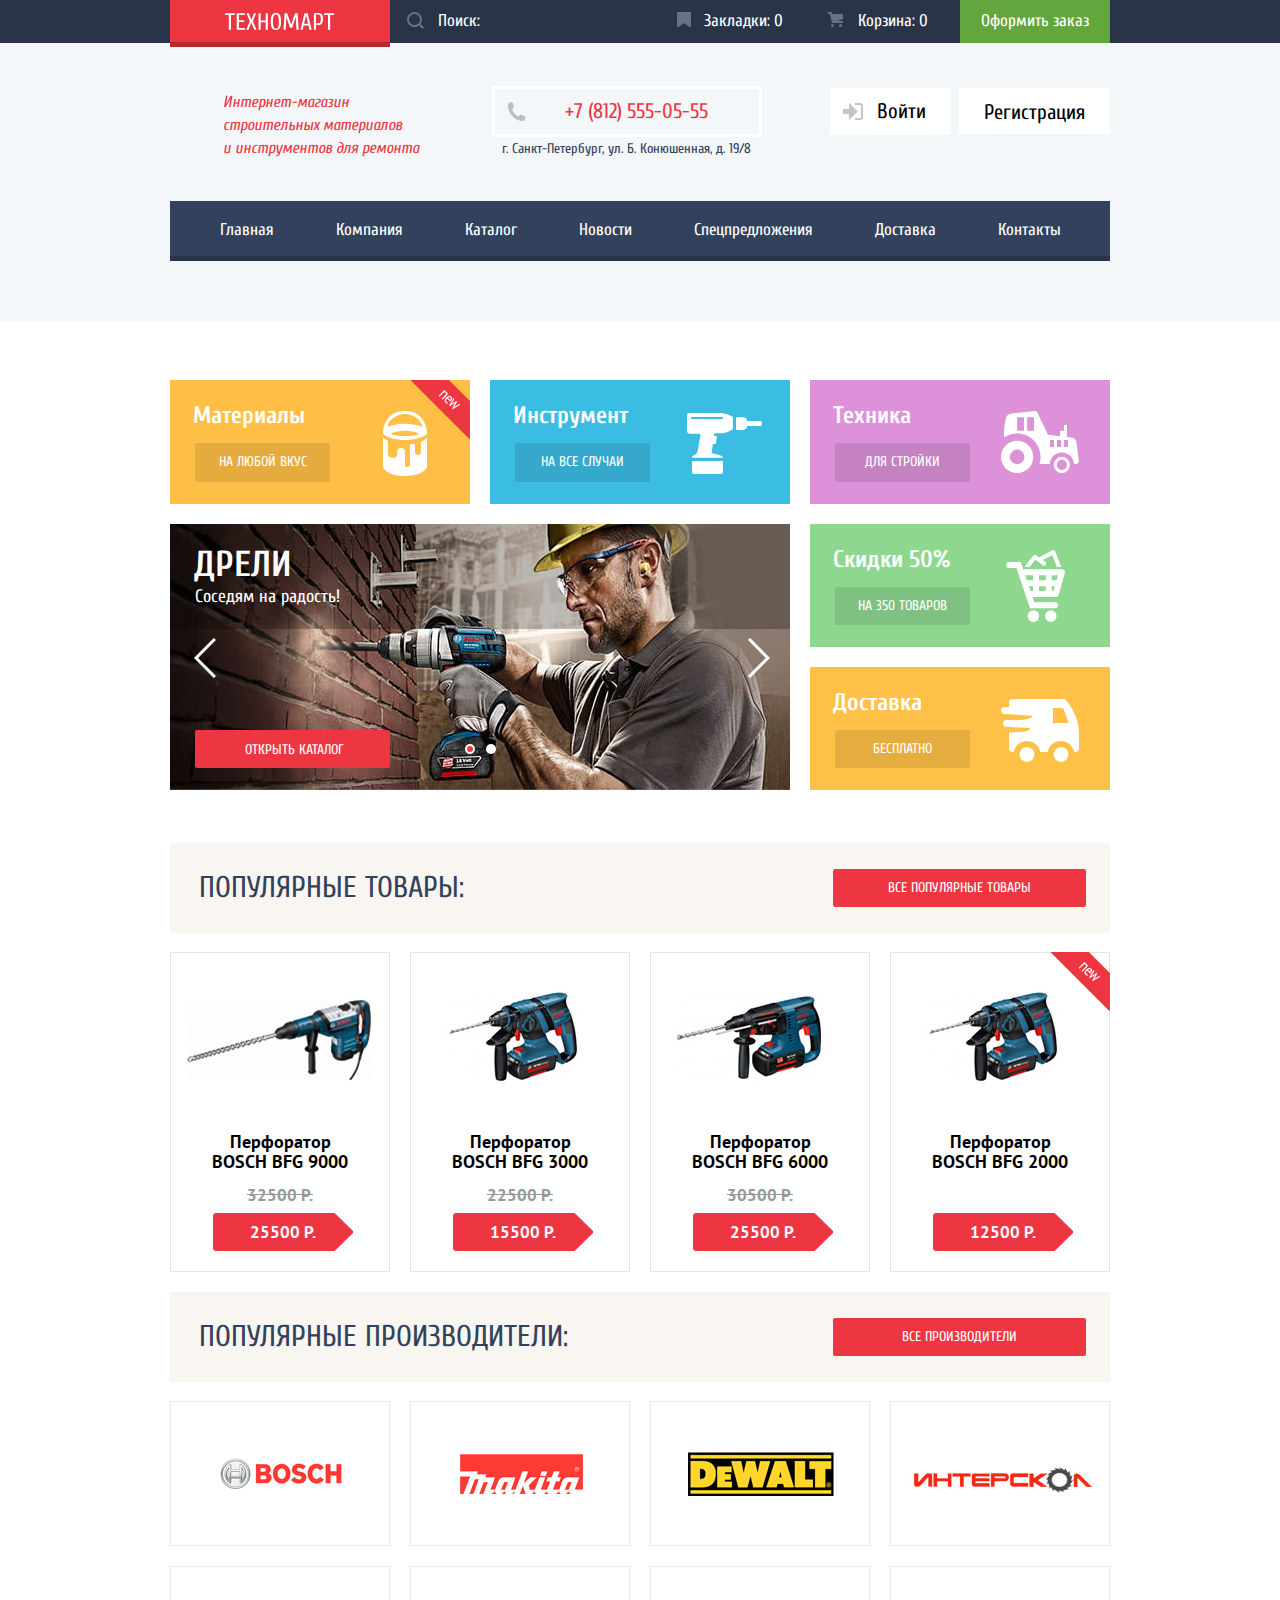
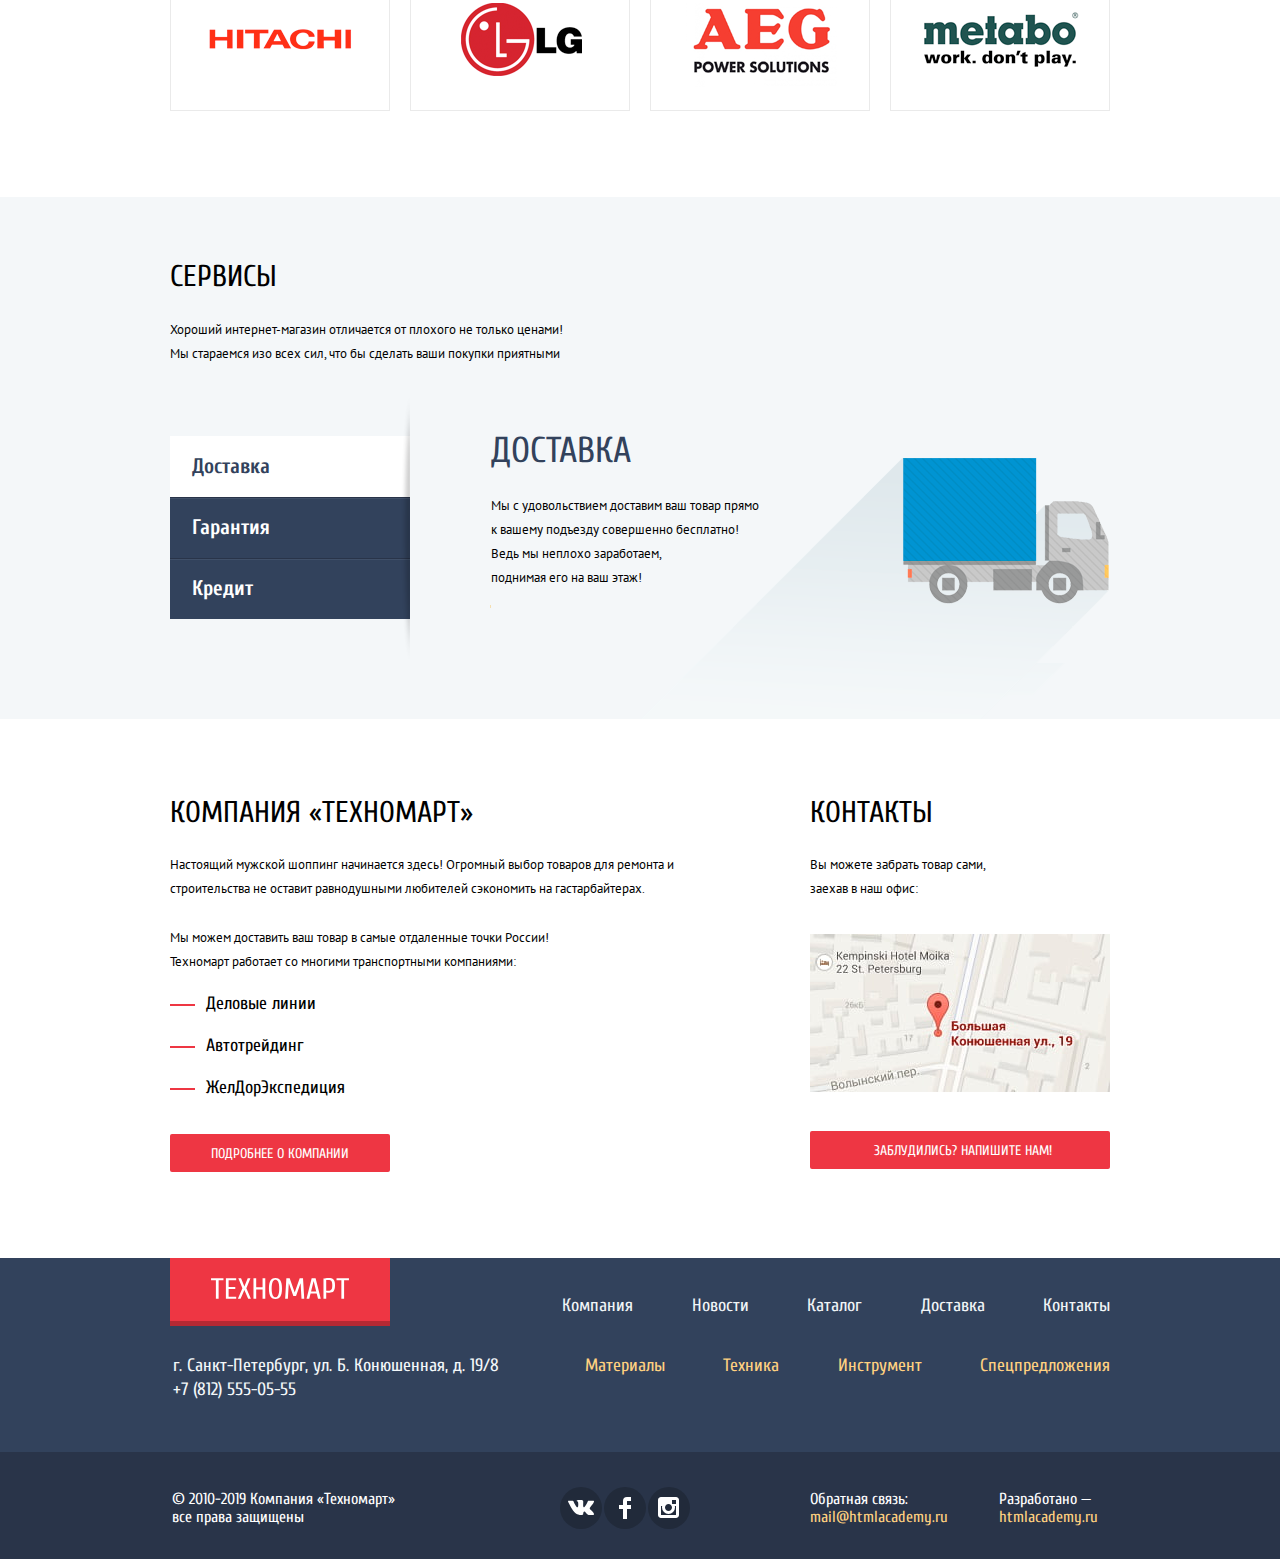
<file: index.html>
<!DOCTYPE html>
<html lang="ru">

<head>
  <meta charset="utf-8">
  <title>HTML Academy: Техномарт</title>
  <link href="https://fonts.googleapis.com/css?family=Cuprum:400,400i,700&display=swap&subset=cyrillic"
    rel="stylesheet">
  <link href="https://fonts.googleapis.com/css?family=PT+Sans:400,700&display=swap&subset=cyrillic" rel="stylesheet">
  <link href="css/normalize.css" rel="stylesheet">
  <link href="css/style.min.css" rel="stylesheet">
</head>

<body>
  <header class="main-header index-header">
    <div class="top-menu">
      <div class="container">
        <a href="index.html" class="logo-bg">
          <img class="top-logo" src="img/logo-technomart.svg" width="109" height="19" alt="Логотип Техномарт">
        </a>
        <form class="header-form" action="https://echo.htmlacademy.ru" method="post">
          <label class="visually-hidden" for="search">Поиск:</label>
          <input class="search" type="search" name="search" id="search" placeholder="Поиск:">
          <svg class="header-svg" xmlns="http://www.w3.org/2000/svg" width="17" height="17" viewBox="0 0 17 17">
            <path fill="#ffffff"
              d="M17 15.586l-3.542-3.542A7.465 7.465 0 0 0 15 7.5 7.5 7.5 0 1 0 7.5 15c1.71 0 3.282-.579 4.544-1.542L15.586 17 17 15.586zM2 7.5C2 4.467 4.467 2 7.5 2 10.532 2 13 4.467 13 7.5c0 3.032-2.468 5.5-5.5 5.5A5.506 5.506 0 0 1 2 7.5z" />
          </svg>
          <button type="submit" class="search-button visually-hidden">Найти</button>
        </form>
        <a class="header-link bookmark" href="#">Закладки: 0</a>
        <a class="header-link basket" href="#">Корзина: 0</a>
        <a href="#" class="top-menu__green">Оформить заказ</a>
      </div>
    </div>
    <div class="container">
      <div class="middle-menu">
        <div class="header-wrapper">
          <h1>Интернет-магазин строительных материалов <br>и инструментов для ремонта</h1>
        </div>
        <div class="middle-wrap">
          <p class="header-phone">+7 (812) 555-05-55</p>
          <p class="header-address">г. Санкт-Петербург, ул. Б. Конюшенная, д. 19/8</p>
        </div>
        <ul class="user-menu">
          <li><a class="user-link enter" href="#">
              <svg class="enter-svg" xmlns="http://www.w3.org/2000/svg" width="20" height="17" viewBox="0 0 20 17">
                <path fill="#c5c5c5" d="M14.875 8.5L6 0v6H0v5h6v6z" />
                <path fill="#c5c5c5"
                  d="M16.986 15.01h-5.027V17h5.027c2.178 0 3.004-1.81 3.029-3.026V3.028C19.99 1.811 19.164 0 16.986 0h-5.027v1.99h5.027c.839 0 .992.681 1.01 1.057v10.904c-.017.376-.171 1.059-1.01 1.059z" />
              </svg>
              Войти
            </a></li>
          <li><a class="user-link registration" href="#">Регистрация</a></li>
        </ul>

      </div>
      <nav class="main-nav">
        <ul class="nav-list">
          <li class="nav-item first"><a class="nav-item__link">Главная</a></li>
          <li class="nav-item"><a class="nav-item__link" href="#">Компания</a></li>
          <li class="nav-item"><a class="nav-item__link" href="catalog.html">Каталог</a></li>
          <li class="nav-item"><a class="nav-item__link" href="#">Новости</a></li>
          <li class="nav-item"><a class="nav-item__link" href="#">Спецпредложения</a></li>
          <li class="nav-item"><a class="nav-item__link" href="#">Доставка</a></li>
          <li class="nav-item last"><a class="nav-item__link" href="#">Контакты</a></li>
        </ul>
      </nav>
    </div>
  </header>

  <main>
    <section class="info container">
      <!-- Тут нужно будет делать плитки не списком, так как в одном контейнере и на одном уровне с ними будет слайдер, нужен многострочный флексбокс -->
      <h2 class="visually-hidden">Наши предложения:</h2>
      <div class="info-blocks">
        <div class="info-block__item item-materials">
          <h3>Материалы</h3>
          <a href="#">На любой вкус</a>
        </div>
        <div class="info-block__item item-tooling">
          <h3>Инструмент</h3>
          <a href="#">На все случаи</a>
        </div>
        <div class="info-block__item item-machine">
          <h3>Техника</h3>
          <a href="#">Для стройки</a>
        </div>
        <div class="slider-wrapper">
          <div class="info-slider">
            <input class="visually-hidden drill-input" type="radio" name="toggle" id="first-slide" checked>
            <label class="first-label" for="first-slide" aria-label="К первому слайду"></label>
            <input class="visually-hidden perf-input" type="radio" name="toggle" id="second-slide">
            <label class="second-label" for="second-slide" aria-label="Ко второму слайду"></label>
            <div class="slider-image slider-drill">
              <h4 class="slider-heading">Дрели</h4>
              <p class="slider-desc">Соседям на радость!</p>
            </div>
            <div class="slider-image slider-perf">
              <h4 class="slider-heading">Перфораторы</h4>
              <p class="slider-desc">Настоящие мужские игрушки</p>
            </div>
            <a class="button slider-button" href="catalog.html">Открыть каталог</a>
          </div>
          <div class="item-wrapper">
            <div class="info-block__item item-sale">
              <h3>Скидки 50%</h3>
              <a href="#">На 350 товаров</a>
            </div>
            <div class="info-block__item item-delivery">
              <h3>Доставка</h3>
              <a href="#">Бесплатно</a>
            </div>
          </div>
        </div>
      </div>
    </section>
    <section class="goods container">
      <div class="heading-line">
        <h2>Популярные товары:</h2>
        <a class="button" href="#">Все популярные товары</a>
      </div>
      <div class="goods-cards">
        <ul class="perforators-list goods-list">
          <li>
            <div class="actions">
              <a href="#" class="actions-buy">Купить</a>
              <a href="#" class="actions-bookmark">В закладки</a>
            </div>
            <article class="perforators-article">
              <img src="img/bfg-9000.jpg" width="218" height="170" alt="Bosch BFG 9000">
              <h3>Перфоратор BOSCH BFG 9000</h3>
              <p class="price-before">32500 P.</p>
              <p class="real-price">25500 Р.</p>
            </article>
          </li>
          <li>
            <div class="actions">
              <a href="#" class="actions-buy">Купить</a>
              <a href="#" class="actions-bookmark">В закладки</a>
            </div>
            <article class="perforators-article">
              <img src="img/bfg-3000.jpg" width="218" height="170" alt="Bosch BFG 3000">
              <h3>Перфоратор BOSCH BFG 3000</h3>
              <p class="price-before">22500 P.</p>
              <p class="real-price">15500 Р.</p>
            </article>
          </li>
          <li>
            <div class="actions">
              <a href="#" class="actions-buy">Купить</a>
              <a href="#" class="actions-bookmark">В закладки</a>
            </div>
            <article class="perforators-article">
              <img src="img/bfg-6000.jpg" width="218" height="170" alt="Bosch BFG 6000">
              <h3>Перфоратор BOSCH BFG 6000</h3>
              <p class="price-before">30500 P.</p>
              <p class="real-price">25500 Р.</p>
            </article>
          </li>
          <li class="new">
            <div class="actions">
              <a href="#" class="actions-buy">Купить</a>
              <a href="#" class="actions-bookmark">В закладки</a>
            </div>
            <article class="perforators-article">
              <img src="img/bfg-3000.jpg" width="218" height="170" alt="Bosch BFG 2000">
              <h3>Перфоратор BOSCH BFG 2000</h3>
              <p class="real-price without-sale">12500 Р.</p>
            </article>
          </li>
        </ul>
      </div>
    </section>
    <section class="brands container">
      <div class="heading-line">
        <h2>Популярные производители:</h2>
        <a class="button" href="#">Все производители</a>
      </div>
      <div class="brands-cards">
        <ul class="brands-list">
          <li class="brands-item">
            <a class="brands-item__link" href="#">
              <img src="img/bosch.png" width="126" height="37" alt="Фирма Bosch">
            </a>
          </li>
          <li class="brands-item">
            <a class="brands-item__link" href="#">
              <img src="img/makita.png" width="123" height="40" alt="Фирма Makita">
            </a>
          </li>
          <li class="brands-item">
            <a class="brands-item__link" href="#">
              <img src="img/dewalt.png" width="146" height="44" alt="Фирма Dewalt">
            </a>
          </li>
          <li class="brands-item">
            <a class="brands-item__link" href="#">
              <img src="img/interskol.png" width="200" height="88" alt="Фирма Интерскол">
            </a>
          </li>
          <li class="brands-item item-hitachi">
            <a class="brands-item__link" href="#">
              <img src="img/hitachi.png" width="169" height="31" alt="Фирма Hitachi">
            </a>
          </li>
          <li class="brands-item">
            <a class="brands-item__link" href="#">
              <img src="img/lg.png" width="121" height="73" alt="Фирма LG">
            </a>
          </li>
          <li class="brands-item">
            <a class="brands-item__link" href="#">
              <img src="img/aeg.png" width="151" height="96" alt="Фирма AEG">
            </a>
          </li>
          <li class="brands-item">
            <a class="brands-item__link" href="#">
              <img src="img/metabo.png" width="204" height="69" alt="Фирма Metabo">
            </a>
          </li>
        </ul>
      </div>
    </section>
    <section class="offer">
      <div class="container">
        <h2>Сервисы</h2>
        <p class="offer-desc">Хороший интернет-магазин отличается от плохого не только ценами! Мы стараемся изо всех
          сил, что бы сделать
          ваши
          покупки приятными</p>
        <div class="offer-wrapper">
          <div class="offer-list">
            <input class="visually-hidden delivery-input" type="radio" name="slide" id="delivery-input" checked>
            <label class="offer-item delivery-label" for="delivery-input">Доставка</label>
            <input class="visually-hidden warranty-input" type="radio" name="slide" id="warranty-input">
            <label class="offer-item warranty-label" for="warranty-input">Гарантия</label>
            <input class="visually-hidden credit-input" type="radio" name="slide" id="credit-input">
            <label class="offer-item credit-label" for="credit-input">Кредит</label>
            <div class="offer-slide offer-delivery">
              <h3>Доставка</h3>
              <p class="offer-desc delivery-desc">Мы с удовольствием доставим ваш товар прямо к вашему подъезду
                совершенно
                бесплатно! Ведь мы неплохо
                заработаем,<br>
                поднимая его на ваш этаж!</p>
            </div>
            <div class="offer-slide offer-warranty">
              <h3>Гарантия</h3>
              <p class="offer-desc warranty-desc">Если купленный у нас товар поломается или заискрит,<br> а так же в
                случае
                пожара, спровоцированного его
                возгоранием, вы всегда можете быть уверены в нашей гарантии. Мы обменяем сгоревший товар на
                новый.<br>Дом
                уж
                восстановите как-нибудь сами.</p>
            </div>
            <div class="offer-slide offer-credit">
              <h3>Кредит</h3>
              <p class="offer-desc credit-desc">Залезть в долговую яму стало проще! Кредитные консультанты придут вам на
                помощь.</p>
              <p><a href="#" class="credit-button button">Отправить заявку</a></p>
            </div>
          </div>
        </div>
      </div>
    </section>
    <div class="about-us container">
      <section class="company">
        <h2>Компания «ТЕХНОМАРТ»</h2>
        <p class="desc company-desc-first">Настоящий мужской шоппинг начинается здесь! Огромный выбор товаров для
          ремонта и строительства не оставит равнодушными любителей сэкономить на гастарбайтерах.</p>
        <p class="desc company-desc-second">Мы можем доставить ваш товар в самые отдаленные точки России! Техномарт
          работает со многими
          транспортными
          компаниями:</p>
        <ul class="company-list">
          <li>Деловые линии</li>
          <li>Автотрейдинг</li>
          <li>ЖелДорЭкспедиция</li>
        </ul>
        <a class="button company-button" href="#">Подробнее о компании</a>
      </section>
      <section class="contacts">
        <h2>Контакты</h2>
        <p class="desc contacts-desc">Вы можете забрать товар сами, заехав в наш офис:</p>
        <a class="contacts-link" href="img/big-map.jpg">
          <img src="img/map.jpg" width="300" height="158" alt="Адрес офиса: Большая Конюшенная улица, дом 19">
        </a>
        <a class="button contacts-button" href="mail.html">Заблудились? Напишите нам!</a>
      </section>
    </div>
  </main>

  <footer class="main-footer">
    <div class="footer-half-top">
      <div class="footer-top-line container">
        <a href="index.html" class="logo-bg-bottom">
          <img class="bottom-logo" src="img/logo-technomart.svg" width="138" height="23" alt="Логотип Техномарт">
        </a>
        <ul class="footer-top-menu">
          <li><a href="#">Компания</a></li>
          <li><a href="#">Новости</a></li>
          <li><a href="catalog.html">Каталог</a></li>
          <li><a href="#">Доставка</a></li>
          <li><a href="#">Контакты</a></li>
        </ul>
      </div>
      <div class="footer-middle-line container">
        <address>г. Санкт-Петербург, ул. Б. Конюшенная, д. 19/8 <br>+7 (812) 555-05-55</address>
        <ul class="footer-bottom-menu">
          <li><a href="#">Материалы</a></li>
          <li><a href="#">Техника</a></li>
          <li><a href="#">Инструмент</a></li>
          <li><a href="#">Спецпредложения</a></li>
        </ul>
      </div>
    </div>
    <div class="footer-half-bottom">
      <div class="container">
        <p class="copyright">&copy; 2010-2019 Компания &laquo;Техномарт&raquo; все права защищены</p>
        <ul class="social-list">
          <li class="social-item"><a class="social-vk" href="#"><span class="visually-hidden">ВКонтакте</span></a></li>
          <li class="social-item"><a class="social-fb" href="#"><span class="visually-hidden">Фейсбук</span></a></li>
          <li class="social-item"><a class="social-inst" href="#"><span class="visually-hidden">Инстаграм</span></a>
          </li>
        </ul>
        <div class="feedback-wrapper">
          <p class="feedback">Обратная связь: <a class="color-link" href="#">mail@htmlacademy.ru</a>
          </p>
          <p class="developed">Разработано &mdash; <a class="color-link"
              href="https://htmlacademy.ru/intensive/htmlcss">htmlacademy.ru</a>
          </p>
        </div>
      </div>
    </div>
  </footer>
  <section class="modal-map">
    <h2 class="visually-hidden">Наш адрес</h2>
    <iframe class="map-position position-top" src="https://www.google.com/maps/embed?pb=!1m18!1m12!1m3!1d1998.588415507766!2d30.321516888588455!3d59.938971534638206!2m3!1f0!2f0!3f0!3m2!1i1024!2i768!4f13.1!3m3!1m2!1s0x4696310fca5ba729%3A0xea9c53d4493c879f!2z0JHQvtC70YzRiNCw0Y8g0JrQvtC90Y7RiNC10L3QvdCw0Y8g0YPQuy4sIDE5LCDQodCw0L3QutGCLdCf0LXRgtC10YDQsdGD0YDQsywgMTkxMTg2!5e0!3m2!1sru!2sru!4v1560254233993!5m2!1sru!2sru" width="940" height="446" allowfullscreen></iframe>
    <img class="map-position" src="img/big-map.jpg" width="940" height="446" alt="Адрес офиса: Большая Конюшенная улица, дом 19">
    <button class="close-modal close-map" type="button"></button>
  </section>
  <section class="modal-mail">
    <h2 class="visually-hidden">Напишите нам</h2>
    <form class="mail-form" action="https://echo.htmlacademy.ru" method="post">
      <div class="mail-form-wrapper">
        <label for="modal-name">Ваше имя:
          <input type="text" name="user-name" id="modal-name" placeholder="Имя Фамилия">
        </label>
        <label for="modal-email">Ваш e-mail:
          <input type="email" name="user-email" id="modal-email" placeholder="email@example.com">
        </label>
        <label class="text-area-label" for="modal-text">Текст письма:
          <textarea name="user-comment" id="modal-text" placeholder="В свободной форме"></textarea>
        </label>
        <button class="close-modal mail-close" type="button"></button>
      </div>
      <div class="modal-bg">
        <button class="button mail-button" type="submit">Отправить</button>
      </div>
    </form>
  </section>  
    <script src="js/modal.min.js"></script>
</body>

</html>
</file>
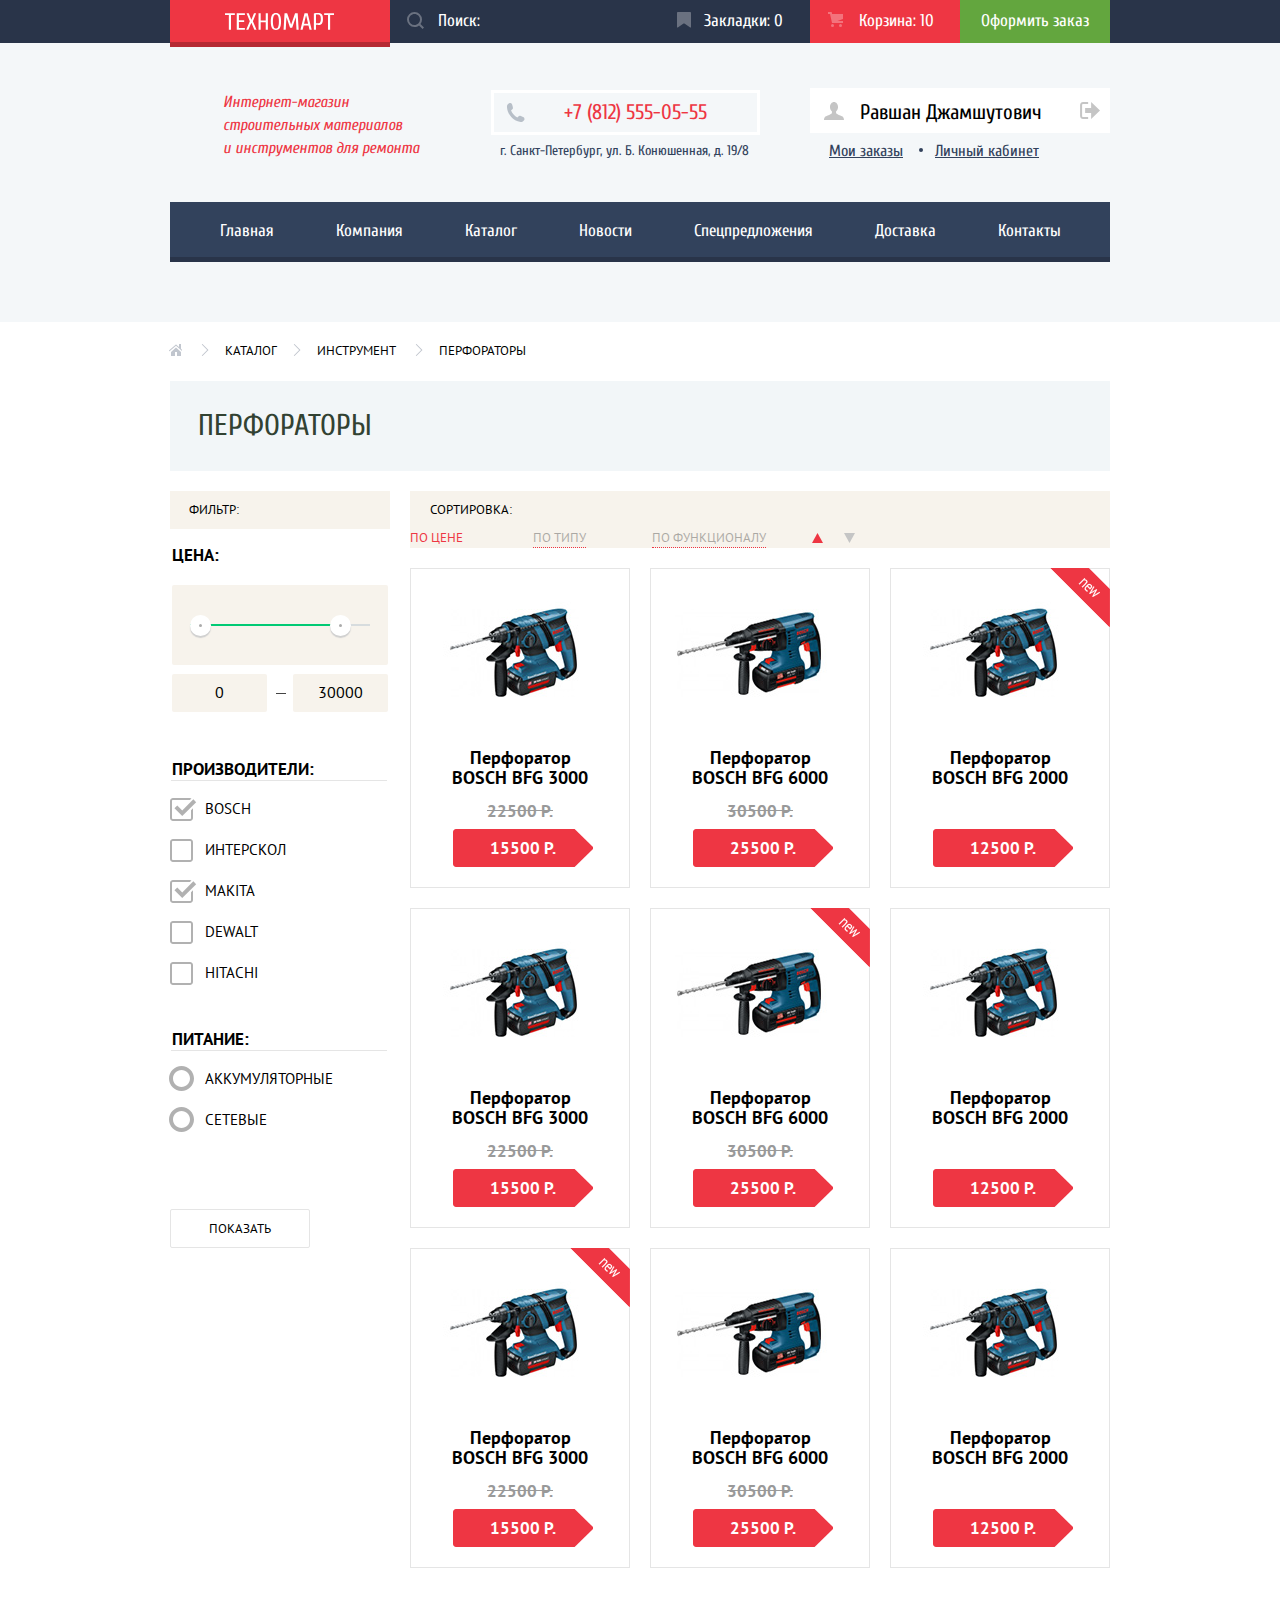
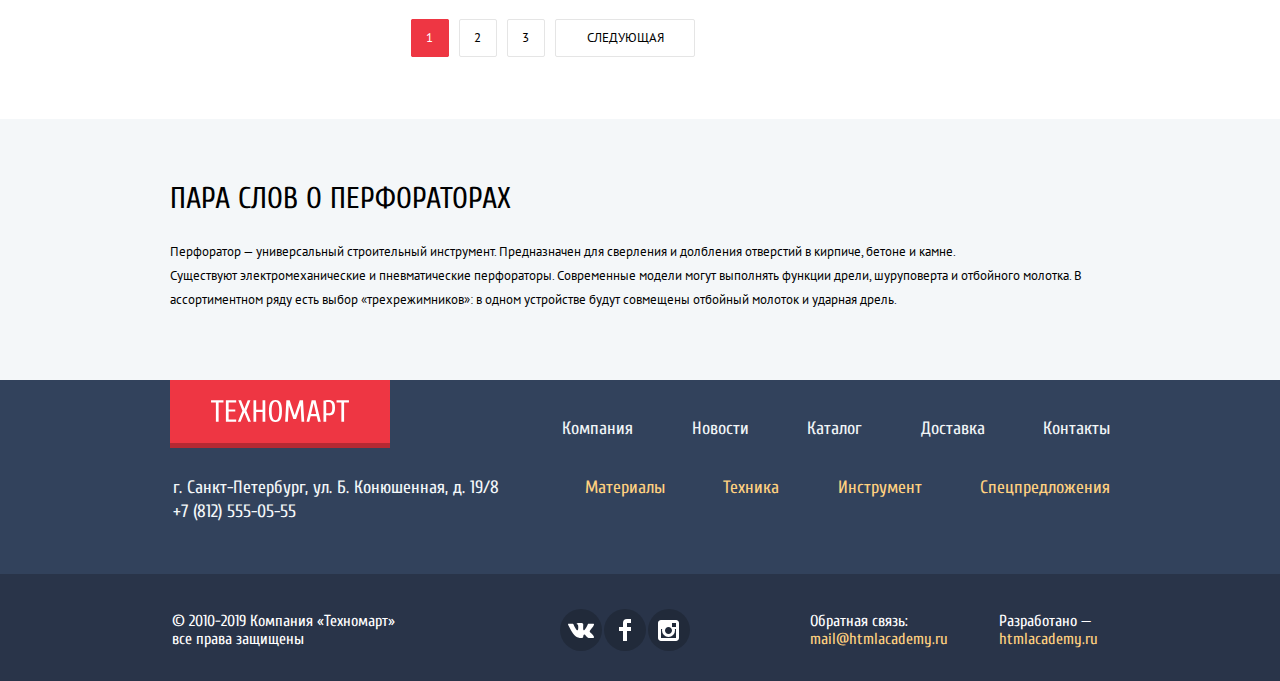
<file: catalog.html>
<!DOCTYPE html>
<html lang="ru">

<head>
  <meta charset="utf-8">
  <title>Каталог Техномарт</title>
  <link href="https://fonts.googleapis.com/css?family=Cuprum:400,400i,700&display=swap&subset=cyrillic"
    rel="stylesheet">
  <link href="https://fonts.googleapis.com/css?family=PT+Sans:400,700&display=swap&subset=cyrillic" rel="stylesheet">
  <link href="css/normalize.css" rel="stylesheet">
  <link href="css/style.min.css" rel="stylesheet">
</head>

<body>
  <header class="main-header">
    <div class="top-menu">
      <div class="container">
        <a href="index.html" class="logo-bg">
          <img class="top-logo" src="img/logo-technomart.svg" width="109" height="19" alt="Логотип Техномарт">
        </a>
        <form class="header-form" action="https://echo.htmlacademy.ru" method="post">
          <label class="visually-hidden" for="search">Поиск:</label>
          <input class="search" type="search" name="search" id="search" placeholder="Поиск:">
          <svg class="header-svg" xmlns="http://www.w3.org/2000/svg" width="17" height="17" viewBox="0 0 17 17">
            <path fill="#ffffff"
              d="M17 15.586l-3.542-3.542A7.465 7.465 0 0 0 15 7.5 7.5 7.5 0 1 0 7.5 15c1.71 0 3.282-.579 4.544-1.542L15.586 17 17 15.586zM2 7.5C2 4.467 4.467 2 7.5 2 10.532 2 13 4.467 13 7.5c0 3.032-2.468 5.5-5.5 5.5A5.506 5.506 0 0 1 2 7.5z" />
          </svg>
          <button type="submit" class="search-button visually-hidden">Найти</button>
        </form>
        <a class="header-link bookmark" href="#">Закладки: 0</a>
        <a class="top-menu__red header-link basket" href="#">Корзина: 10</a>
        <a class="top-menu__green" href="#">Оформить заказ</a>
      </div>
    </div>
    <div class="container">
      <div class="catalog-middle-menu">
        <div class="header-wrapper">
          <h1>Интернет-магазин строительных материалов <br>и инструментов для ремонта</h1>
        </div>
        <div class="catalog-middle-wrap">
          <p class="header-phone catalog-header-phone">+7 (812) 555-05-55</p>
          <p class="header-address catalog-header-address">г. Санкт-Петербург, ул. Б. Конюшенная, д. 19/8</p>
        </div>
        <div class="user-wrapper">
          <div class="current-user">
            <a href="#"><svg class="user-logo" xmlns="http://www.w3.org/2000/svg" width="20" height="18"
                viewBox="0 0 20 18">
                <path fill="#c5c5c5"
                  d="M17.881 14.166c-2.144-.735-4.256-1.666-5.207-2.39-.657-.501-.77-1.618-.517-2.415 1.118-.903 1.864-2.477 1.864-4.278C14.021 2.276 12.221 0 10 0S5.979 2.276 5.979 5.083c0 1.801.746 3.374 1.863 4.277.253.798.141 1.915-.517 2.416-.95.724-3.063 1.654-5.207 2.39S0 18 0 18h20s.025-3.099-2.119-3.834z" />
              </svg></a>
            <a class="user-name" href="#">Равшан Джамшутович</a>
            <a href="#"><svg class="user-logout" xmlns="http://www.w3.org/2000/svg" width="21" height="17"
                viewBox="0 0 21 17">
                <g fill="#c5c5c5">
                  <path d="M21 8.5L12.125 0v6h-6v5h6v6z" />
                  <path
                    d="M3.106 13.952V3.048c.018-.376.171-1.057 1.01-1.057h5.027V0H4.116C1.938 0 1.112 1.81 1.087 3.027v10.946C1.112 15.189 1.938 17 4.116 17h5.027v-1.99H4.116c-.839 0-.992-.683-1.01-1.058z" />
                </g>
              </svg></a>

          </div>
          <div class="wrapper-link">
            <a class="catalog-user-link orders-link" href="#">Мои заказы</a>
            <a class="catalog-user-link" href="#">Личный кабинет</a>
          </div>
        </div>
      </div>
      <nav class="main-nav">
        <ul class="nav-list">
          <li class="nav-item first"><a href="index.html" class="nav-item__link">Главная</a></li>
          <li class="nav-item"><a class="nav-item__link" href="#">Компания</a></li>
          <li class="nav-item"><a class="nav-item__link" href="catalog.html">Каталог</a></li>
          <li class="nav-item"><a class="nav-item__link" href="#">Новости</a></li>
          <li class="nav-item"><a class="nav-item__link" href="#">Спецпредложения</a></li>
          <li class="nav-item"><a class="nav-item__link" href="#">Доставка</a></li>
          <li class="nav-item last"><a class="nav-item__link" href="#">Контакты</a></li>
        </ul>
      </nav>
    </div>
  </header>
  <main class="catalog-main">
    <div class="container">
      <ul class="breadcrumbs">
        <li class="breadcrumbs-first-item">
          <a href="#">Каталог</a>
        </li>
        <li class="breadcrumbs-second-item">
          <a href="#">Инструмент</a>
        </li>
        <li class="breadcrumbs-third-item breadcrumbs-current">Перфораторы</li>
      </ul>
      <section class="perforators">
        <h2>Перфораторы</h2>
        <div class="perforators-wrapper">
          <section class="filters">
            <h3 class="filters-heading">Фильтр:</h3>
            <form class="filters-form" action="https://echo.htmlacademy.ru" method="get">
              <fieldset class="filter-item">
                <legend>Цена:</legend>
                <div class="range-filter">
                  <div class="range-controls">
                    <div class="scale">
                      <div class="bar"></div>
                    </div>
                    <div class="toggle toggle-min"></div>
                    <div class="toggle toggle-max"></div>
                  </div>
                  <div class="price-controls">
                    <input class="min-price" name="min-price" type="text" value="0">
                    <input class="max-price" name="max-price" type="text" value="30000">
                  </div>
                </div>
              </fieldset>
              <fieldset class="filters-fieldset">
                <legend class="filters-legend">Производители:</legend>
                <ul class="catalog-brands-list">
                  <li>
                    <input class="visually-hidden brands-input" type="checkbox" name="Bosch" id="bosch-input" checked>
                    <label class="brands-label" for="bosch-input">Bosch</label>
                  </li>
                  <li>
                    <input class="visually-hidden brands-input" type="checkbox" name="Интерскол" id="inter-input">
                    <label class="brands-label" for="inter-input">Интерскол</label>
                  </li>
                  <li>
                    <input class="visually-hidden brands-input" type="checkbox" name="Makita" id="makita-input" checked>
                    <label class="brands-label" for="makita-input">Makita</label>
                  </li>
                  <li>
                    <input class="visually-hidden brands-input" type="checkbox" name="Dewalt" id="dewalt-input">
                    <label class="brands-label" for="dewalt-input">Dewalt</label>
                  </li>
                  <li>
                    <input class="visually-hidden brands-input" type="checkbox" name="Hitachi" id="hitachi-input"
                    >
                    <label class="brands-label" for="hitachi-input">Hitachi</label>
                  </li>
                </ul>
              </fieldset>
              <fieldset class="filters-fieldset">
                <legend class="filters-legend">Питание:</legend>
                <ul class="power-list">
                  <li>
                    <input class="visually-hidden power-input" type="radio" name="power" id="battery"
                      value="Аккумуляторные">
                    <label class="power-label" for="battery">Аккумуляторные</label>
                  </li>
                  <li>
                    <input class="visually-hidden power-input" type="radio" name="power" id="socket" value="Сетевые">
                    <label class="power-label" for="socket">Сетевые</label>
                  </li>
                </ul>
              </fieldset>
              <button class="filters-button" type="submit">Показать</button>
            </form>
          </section>
          <!-- Тут фильтры и карточки -->
          <div class="list-wrapper">
            <div class="sort">
              <h3 class="sort-heading">Сортировка:</h3>
              <div class="sort-wrapper">
                <a class="sort-price sort-link sort-active" href="">По цене</a>
                <a class="sort-type sort-link" href=""><span class="text-opacity">По типу</span></a>
                <a class="sort-functional sort-link" href=""><span class="text-opacity">По функционалу</span></a>
                <a class="sort-arrow arrow-top sort-arrow-active" href="">
                  <svg xmlns="http://www.w3.org/2000/svg" width="11" height="10" viewBox="0 0 11 10">
                    <path fill="#c5c5c5" d="M5.5 0L0 10h11z" /></svg>
                  <span class="visually-hidden">По возрастанию цены</span>
                </a>
                <a class="sort-arrow arrow-bottom" href="">
                  <svg xmlns="http://www.w3.org/2000/svg" width="11" height="10" viewBox="0 0 11 10">
                    <path fill="#c5c5c5" d="M5.5 10L0 0h11" /></svg>
                  <span class="visually-hidden">По убыванию цены</span>
                </a>
              </div>
            </div>
            <ul class="perforators-list">
              <li>
                <div class="actions">
                  <a href="#" class="actions-buy">Купить</a>
                  <a href="#" class="actions-bookmark">В закладки</a>
                </div>
                <article class="perforators-article">
                  <img src="img/bfg-3000.jpg" width="218" height="170" alt="Bosch BFG 3000">
                  <h3>Перфоратор BOSCH BFG 3000</h3>
                  <p class="price-before">22500 P.</p>
                  <p class="real-price">15500 Р.</p>
                </article>
              </li>
              <li>
                <div class="actions">
                  <a href="#" class="actions-buy">Купить</a>
                  <a href="#" class="actions-bookmark">В закладки</a>
                </div>
                <article class="perforators-article">
                  <img src="img/bfg-6000.jpg" width="218" height="170" alt="Bosch BFG 6000">
                  <h3>Перфоратор BOSCH BFG 6000</h3>
                  <p class="price-before">30500 P.</p>
                  <p class="real-price">25500 Р.</p>
                </article>
              </li>
              <li class="new">
                <div class="actions">
                  <a href="#" class="actions-buy">Купить</a>
                  <a href="#" class="actions-bookmark">В закладки</a>
                </div>
                <article class="perforators-article">
                  <img src="img/bfg-3000.jpg" width="218" height="170" alt="Bosch BFG 2000">
                  <h3>Перфоратор BOSCH BFG 2000</h3>
                  <p class="real-price without-sale">12500 Р.</p>
                </article>
              </li>
              <li>
                <div class="actions">
                  <a href="#" class="actions-buy">Купить</a>
                  <a href="#" class="actions-bookmark">В закладки</a>
                </div>
                <article class="perforators-article">
                  <img src="img/bfg-3000.jpg" width="218" height="170" alt="Bosch BFG 3000">
                  <h3>Перфоратор BOSCH BFG 3000</h3>
                  <p class="price-before">22500 P.</p>
                  <p class="real-price">15500 Р.</p>
                </article>
              </li>
              <li class="new">
                <div class="actions">
                  <a href="#" class="actions-buy">Купить</a>
                  <a href="#" class="actions-bookmark">В закладки</a>
                </div>
                <article class="perforators-article">
                  <img src="img/bfg-6000.jpg" width="218" height="170" alt="Bosch BFG 6000">
                  <h3>Перфоратор BOSCH BFG 6000</h3>
                  <p class="price-before">30500 P.</p>
                  <p class="real-price">25500 Р.</p>
                </article>
              </li>
              <li>
                <div class="actions">
                  <a href="#" class="actions-buy">Купить</a>
                  <a href="#" class="actions-bookmark">В закладки</a>
                </div>
                <article class="perforators-article">
                  <img src="img/bfg-3000.jpg" width="218" height="170" alt="Bosch BFG 2000">
                  <h3>Перфоратор BOSCH BFG 2000</h3>
                  <p class="real-price without-sale">12500 Р.</p>
                </article>
              </li>
              <li class="new">
                <div class="actions">
                  <a href="#" class="actions-buy">Купить</a>
                  <a href="#" class="actions-bookmark">В закладки</a>
                </div>
                <article class="perforators-article">
                  <img src="img/bfg-3000.jpg" width="218" height="170" alt="Bosch BFG 3000">
                  <h3>Перфоратор BOSCH BFG 3000</h3>
                  <p class="price-before">22500 P.</p>
                  <p class="real-price">15500 Р.</p>
                </article>
              </li>
              <li>
                <div class="actions">
                  <a href="#" class="actions-buy">Купить</a>
                  <a href="#" class="actions-bookmark">В закладки</a>
                </div>
                <article class="perforators-article">
                  <img src="img/bfg-6000.jpg" width="218" height="170" alt="Bosch BFG 6000">
                  <h3>Перфоратор BOSCH BFG 6000</h3>
                  <p class="price-before">30500 P.</p>
                  <p class="real-price">25500 Р.</p>
                </article>
              </li>
              <li>
                <div class="actions">
                  <a href="#" class="actions-buy">Купить</a>
                  <a href="#" class="actions-bookmark">В закладки</a>
                </div>
                <article class="perforators-article">
                  <img src="img/bfg-3000.jpg" width="218" height="170" alt="Bosch BFG 2000">
                  <h3>Перфоратор BOSCH BFG 2000</h3>
                  <p class="real-price without-sale">12500 Р.</p>
                </article>
              </li>
            </ul>
            <ul class="pagination-list">
              <li class="pagination-item"><a class="pagination-link pagination-link-current" href="#">1</a></li>
              <li class="pagination-item"><a class="pagination-link" href="#">2</a></li>
              <li class="pagination-item"><a class="pagination-link" href="#">3</a></li>
              <li class="pagination-item"><a class="pagination-link next" href="#">Следующая</a></li>
            </ul>
          </div>
        </div>
      </section>
    </div>
    <section class="about">
      <div class="container">
        <h2 class="about-heading">Пара слов о перфораторах</h2>
        <p>Перфоратор — универсальный строительный инструмент. Предназначен для сверления и долбления отверстий в
          кирпиче, бетоне и камне.<br>
          Существуют электромеханические и пневматические перфораторы. Современные модели могут выполнять функции дрели,
          шуруповерта и отбойного молотка. В ассортиментном ряду есть выбор «трехрежимников»: в одном устройстве будут
          совмещены отбойный молоток и ударная дрель.</p>
      </div>
    </section>
  </main>
  <footer class="main-footer catalog-footer">
    <div class="footer-half-top">
      <div class="footer-top-line container">
        <a href="index.html" class="logo-bg-bottom">
          <img class="bottom-logo" src="img/logo-technomart.svg" width="138" height="23" alt="Логотип Техномарт">
        </a>
        <ul class="footer-top-menu">
          <li><a href="#">Компания</a></li>
          <li><a href="#">Новости</a></li>
          <li><a href="catalog.html">Каталог</a></li>
          <li><a href="#">Доставка</a></li>
          <li><a href="#">Контакты</a></li>
        </ul>
      </div>
      <div class="footer-middle-line container">
        <address>г. Санкт-Петербург, ул. Б. Конюшенная, д. 19/8 <br>+7 (812) 555-05-55</address>
        <ul class="footer-bottom-menu">
          <li><a href="#">Материалы</a></li>
          <li><a href="#">Техника</a></li>
          <li><a href="#">Инструмент</a></li>
          <li><a href="#">Спецпредложения</a></li>
        </ul>
      </div>
    </div>
    <div class="footer-half-bottom">
      <div class="container">
        <p class="copyright">&copy; 2010-2019 Компания &laquo;Техномарт&raquo; все права защищены</p>
        <ul class="social-list">
          <li class="social-item"><a class="social-vk" href="#"><span class="visually-hidden">ВКонтакте</span></a></li>
          <li class="social-item"><a class="social-fb" href="#"><span class="visually-hidden">Фейсбук</span></a></li>
          <li class="social-item"><a class="social-inst" href="#"><span class="visually-hidden">Инстаграм</span></a>
          </li>
        </ul>
        <div class="feedback-wrapper">
          <p class="feedback">Обратная связь: <a class="color-link" href="#">mail@htmlacademy.ru</a>
          </p>
          <p class="developed">Разработано &mdash; <a class="color-link"
              href="https://htmlacademy.ru/intensive/htmlcss">htmlacademy.ru</a>
          </p>
        </div>
      </div>
    </div>
  </footer>
  <section class="catalog-modal">
    <h2>Товар добавлен в корзину!</h2>
    <div class="catalog-modal__bg">
      <a class="button common-modal-button" href="#">Оформить заказ</a>
      <button class="catalog-modal__button common-modal-button" type="button">Продолжить покупки</button>
    </div>
    <button class="close-modal" type="button"></button>
  </section>
  <script src="js/modal.min.js"></script>  
</body>

</html>
</file>
<file: css/style.min.css>
html{-webkit-box-sizing:border-box;box-sizing:border-box}*,::before,::after{-webkit-box-sizing:border-box;box-sizing:border-box}img{max-width:100%;height:auto}a{text-decoration:none}body{position:relative;margin:0;font-weight:400;font-family:"Cuprum",Arial,sans-serif;color:#fff}.visually-hidden:not(:focus):not(:active),input[type=checkbox].visually-hidden,input[type=radio].visually-hidden{position:absolute;width:1px;height:1px;margin:-1px;padding:0;overflow:hidden;white-space:nowrap;border:0;clip:rect(0 0 0 0);-webkit-clip-path:inset(100%);clip-path:inset(100%)}.container{width:960px;margin:0 auto;padding:0 10px}.main-header{width:100%;background-color:#f4f7f9}.index-header{margin-bottom:59px}.logo-bg{display:block;width:220px;height:42px;padding:13px 56px 15px 55px;background-color:#ee3643;-webkit-box-shadow:0 5px 0 0 #b52933;box-shadow:0 5px 0 0 #b52933}.logo-bg:hover{background-color:#ca2c37}.logo-bg:active{background-color:#ba2732}.main-header a{color:#fff}.top-menu .container{display:-webkit-box;display:-ms-flexbox;display:flex}.top-menu{width:100%;margin-bottom:43px;font-size:17px;line-height:1.06;background-color:#293449}.header-form{position:relative;width:270px}.header-svg{position:absolute;top:12px;left:17px;width:17px;height:17px;opacity:.3}.top-menu label{font-size:17px;line-height:1.06}.search{width:100%;padding:11px 10px 12px 48px;background-color:#293449;border:0}.header-link,.top-menu__green{position:relative;width:150px;padding-top:12px;text-align:center}.header-link{padding-left:16px}.bookmark::before{content:"";position:absolute;top:12px;left:17px;width:16px;height:16px;background-image:url(../img/icon-bookmark.svg);background-repeat:no-repeat;background-position:0 0;opacity:.3}.basket::before{content:"";position:absolute;top:12px;left:18px;width:16px;height:16px;background-image:url(../img/icon-cart.svg);background-repeat:no-repeat;background-position:0 0;opacity:.3}.bookmark:hover::before,.basket:hover::before{opacity:1}.bookmark:active::before,.basket:active::before{opacity:.5}.search::-webkit-input-placeholder{color:#fff}.search::-moz-placeholder{color:#fff}.search:-moz-placeholder{color:#fff}.search:-ms-input-placeholder{color:#fff}.search:hover{background-color:#212a3a}.header-form:hover .header-svg{opacity:1}.search:focus+.header-svg path{fill:#ee3643}.search:focus+.header-svg{opacity:1}.search:focus{background-color:#fff}.header-link:hover{background-color:#212a3a}.header-link:active{color:rgba(255,255,255,.6);background-color:#161d29}.top-menu__green{background-color:#63a63e}.top-menu__green:hover{background-color:#5fbb2d}.top-menu__green:active{color:rgba(255,255,255,.5);background-color:#518523}.top-menu__red{padding-left:23px}.middle-menu,.catalog-middle-menu{display:-webkit-box;display:-ms-flexbox;display:flex;-webkit-box-pack:justify;-ms-flex-pack:justify;justify-content:space-between;margin-bottom:41px}.catalog-middle-menu{margin-bottom:40px}.middle-wrap{width:300px;padding:0 15px}.header-wrapper{width:200px;margin-top:5px;margin-left:53px}.middle-menu h1,.catalog-middle-menu h1{margin:0;font-style:italic;font-weight:400;font-size:16px;line-height:1.44;text-align:left;color:#ee3643}.header-phone{position:relative;margin:0;padding:12px 0;padding-left:70px;font-size:21px;line-height:1;color:#ee3643;border:3px solid #fff}.catalog-header-phone{margin:4px 0 4px 17px;padding:9px 50px 9px 70px}.header-phone::before{content:"";position:absolute;top:13px;left:12px;width:19px;height:19px;background-image:url(../img/icon-phone.svg);background-repeat:no-repeat;background-position:0 0}.catalog-header-phone::before{top:10px}.catalog-header-address{padding-left:16px}.user-menu{display:-webkit-box;display:-ms-flexbox;display:flex;-webkit-box-pack:justify;-ms-flex-pack:justify;justify-content:space-between;-webkit-box-align:start;-ms-flex-align:start;align-items:flex-start;width:280px;margin:0;padding:0;padding-top:2px;list-style:none;font-size:21px;line-height:1;text-align:left;color:#000}.user-menu li{background-color:#fff}.main-header>.container{padding-bottom:60px}.user-menu a{display:block;color:#000}.enter{position:relative;padding:13px 25px 13px 47px}.enter-svg{position:absolute;top:15px;left:13px}.user-link:hover .enter-svg path{fill:#32425c}.user-link:active .enter-svg path{fill:#c5c5c5}.registration{padding:14px 25px 11px 25px}.user-link:hover{color:#ee3643}.user-link:active{color:rgba(0,0,0,.3)}.header-address{margin:0;font-size:14px;line-height:1.71;text-align:center;color:#32425c}.main-nav{background-color:#32425c;-webkit-box-shadow:inset 0 -5px 0 0 #293449;box-shadow:inset 0 -5px 0 0 #293449}.nav-list{display:-webkit-box;display:-ms-flexbox;display:flex;-ms-flex-wrap:wrap;flex-wrap:wrap;-ms-flex-pack:distribute;justify-content:space-around;margin:0;padding:0;list-style:none;font-size:17px;line-height:1}.first,.last{-webkit-box-flex:1;-ms-flex-positive:1;flex-grow:1}.first{text-align:right}.nav-item a{display:block;padding:20px 31px 23px}.nav-item:hover{background-color:#293449}.nav-item__link{display:block}.nav-item__link:active{color:rgba(255,255,255,.5);background-color:#1d2739}.info{margin-bottom:53px}.info-blocks{display:-webkit-box;display:-ms-flexbox;display:flex;-ms-flex-wrap:wrap;flex-wrap:wrap}.info-block__item{position:relative;width:300px}.info-block__item a{display:inline-block;width:135px;margin-bottom:22px;margin-left:25px;padding:10px 0;font-weight:400;font-size:14px;line-height:1.29;vertical-align:middle;text-align:center;color:#fff;text-transform:uppercase;background-color:rgba(0,0,0,.1);border-radius:2px}.info-block__item a:hover{background-color:rgba(0,0,0,.2)}.info-block__item a:active{background-color:rgba(0,0,0,.3)}.info-blocks h3{margin:0;padding-top:21px;padding-bottom:12px;padding-left:23px;font-weight:700;font-size:24px;line-height:1.25;text-align:left;color:#fff}.item-materials{margin-right:20px;background-color:#ffbf47}.item-materials::after{content:"";position:absolute;top:50%;right:43px;width:44px;height:65px;margin-top:-31px;background-image:url(../img/icon-1.svg);background-repeat:no-repeat;background-position:0 0}.item-materials::before{content:"";position:absolute;top:0;right:0;width:60px;height:59px;background-image:url(../img/new-flag.png);background-repeat:no-repeat;background-position:0 0}.item-tooling{margin-right:20px;background-color:#3bbce3}.item-tooling::after{content:"";position:absolute;top:50%;right:28px;width:75px;height:61px;margin-top:-29px;background-image:url(../img/icon-2.svg);background-repeat:no-repeat;background-position:0 0}.item-machine{background-color:#dc91d8}.item-machine::after{content:"";position:absolute;top:50%;right:31px;width:78px;height:62px;margin-top:-31px;background-image:url(../img/icon-3.svg);background-repeat:no-repeat;background-position:0 0}.item-sale{margin-bottom:20px;background-color:#8ed78f}.item-sale::after{content:"";position:absolute;top:26px;right:45px;width:59px;height:72px;background-image:url(../img/icon-4.svg);background-repeat:no-repeat;background-position:0 0}.item-delivery{background-color:#ffc047}.item-delivery::after{content:"";position:absolute;top:32px;right:31px;width:78px;height:63px;background-image:url(../img/icon-5.svg);background-repeat:no-repeat;background-position:0 0}.slider-wrapper{position:relative;display:-webkit-box;display:-ms-flexbox;display:flex;width:100%;margin-top:20px}.info-slider{width:620px;margin-right:20px}.slider-button{position:absolute;bottom:22px;left:25px;z-index:5;width:195px;text-indent:4px}.slider-image{position:absolute;top:0;left:0;width:620px;height:266px;background-color:rgba(0,0,0,.3)}.slider-drill{z-index:2;background-image:url(../img/slide-drill.jpg);background-repeat:no-repeat;background-position:0 0}.slider-perf{z-index:1;background-image:url(../img/slide-perf.jpg);background-repeat:no-repeat;background-position:0 0}.first-label,.second-label{position:absolute;z-index:5;width:22px;height:40px;cursor:pointer}.first-label{top:50%;left:24px;margin-top:-19px;background-image:url(../img/icon-left.svg);background-repeat:no-repeat;background-position:0 0}.first-label::after{content:"";position:absolute;right:-257px;bottom:-74px;z-index:5;width:6px;height:6px;background-color:#fff;border-radius:50%;-webkit-box-shadow:0 0 0 2px #fff;box-shadow:0 0 0 2px #fff}.second-label{top:50%;right:35%;margin-top:-19px;margin-right:11px;background-image:url(../img/icon-right.svg);background-repeat:no-repeat;background-position:0 0}.second-label::after{content:"";position:absolute;bottom:-74px;left:-260px;z-index:5;width:6px;height:6px;background-color:#fff;border-radius:50%;-webkit-box-shadow:0 0 0 2px #fff;box-shadow:0 0 0 2px #fff}.perf-input:checked~.slider-perf{z-index:3}.drill-input:checked~.first-label::after{background-color:#ee3643}.perf-input:checked~.second-label::after{background-color:#ee3643}.slider-desc{margin:0;margin-top:2px;margin-left:25px;font-size:18px;line-height:1.33;text-align:left;color:#fff}.slider-heading{margin:0;padding-top:23px;padding-left:24px;font-weight:700;font-size:36px;line-height:1;text-align:left;color:#fff;text-transform:uppercase}.heading-line{display:-webkit-box;display:-ms-flexbox;display:flex;-ms-flex-wrap:wrap;flex-wrap:wrap;-webkit-box-pack:justify;-ms-flex-pack:justify;justify-content:space-between;margin-bottom:19px;padding-right:24px;padding-left:29px;background-color:#f9f5f0}.heading-line h2{margin-top:30px;margin-bottom:30px;font-weight:400;font-size:30px;line-height:1;text-align:left;color:#32425c;text-transform:uppercase}.heading-line a{min-width:253px;margin-top:26px;margin-bottom:26px;padding:0;padding-top:10px}.brands{margin-bottom:66px}.brands-list{display:-webkit-box;display:-ms-flexbox;display:flex;-ms-flex-wrap:wrap;flex-wrap:wrap;margin:0;padding:0;list-style:none}.brands-item{width:220px;height:145px;margin-right:20px;margin-bottom:20px;background-color:#fff;border:1px solid #eaeaea}.brands-item__link{display:-webkit-box;display:-ms-flexbox;display:flex;-webkit-box-align:center;-ms-flex-align:center;align-items:center;width:220px;height:145px}.brands-item__link img{margin-right:auto;margin-left:auto}.brands-item:nth-child(4n+4){margin-right:0}.offer{margin-bottom:54px;padding-top:65px;color:#000;background-color:#f4f7f9}.offer h2{margin:0;margin-bottom:26px;font-weight:400;font-size:30px;line-height:1;text-align:left;text-transform:uppercase}.offer-desc{width:400px;margin-bottom:70px;font-size:13px;line-height:1.85;font-family:"PT Sans",Arial,sans-serif;text-align:left}.offer h3{margin:0;font-weight:400;font-size:36px;line-height:1;text-align:left;color:#32425c;text-transform:uppercase}.offer-wrapper{padding-bottom:100px}.offer-list{position:relative;display:-webkit-box;display:-ms-flexbox;display:flex;-webkit-box-orient:vertical;-webkit-box-direction:normal;-ms-flex-direction:column;flex-direction:column;width:240px;margin:0;margin-right:50px;padding:0;list-style:none}.offer-list::after{content:"";position:absolute;top:-47px;right:0;width:10px;height:279px;background-image:url(../img/shadow.png);background-repeat:no-repeat;background-position:0 0;opacity:.75}.offer-item{padding-top:15px;padding-bottom:16px;padding-left:22px;font-weight:700;font-size:21px;line-height:1.43;text-align:left;color:#fff;background-color:#32425c;-webkit-box-shadow:inset 0 1px 0 0 #293449,inset 0 2px 0 0 #405069;box-shadow:inset 0 1px 0 0 #293449,inset 0 2px 0 0 #405069;cursor:pointer}.offer-item:hover{background-color:#293449}.offer-slide{position:absolute;top:-3px;left:321px;z-index:1;width:710px;height:230px}.offer-slide h3{margin-bottom:25px}.delivery-desc{width:275px}.warranty-desc{width:380px}.offer-credit .credit-desc{width:280px;margin-bottom:26px}.offer-credit .credit-button{display:block;width:195px;background-color:#ff5357}.offer-delivery::after{content:"";position:absolute;top:25px;right:92px;width:468px;height:261px;background-image:url(../img/delivery.png);background-repeat:no-repeat;background-position:0 0}.offer-warranty::after{content:"";position:absolute;top:3px;right:4px;width:468px;height:261px;background-image:url(../img/guarantee.png);background-repeat:no-repeat;background-position:0 0}.offer-credit::after{content:"";position:absolute;top:1px;right:77px;width:468px;height:261px;background-image:url(../img/credit.png);background-repeat:no-repeat;background-position:0 0}.delivery-input:checked+.delivery-label{color:#32425c;background-color:#fff;-webkit-box-shadow:none;box-shadow:none}.warranty-input:checked+.warranty-label{color:#32425c;background-color:#fff}.credit-input:checked+.credit-label{color:#32425c;background-color:#fff}.delivery-input:checked~.offer-delivery{z-index:2;background-color:#f4f7f9}.warranty-input:checked~.offer-warranty{z-index:2;background-color:#f4f7f9}.credit-input:checked~.offer-credit{z-index:2;background-color:#f4f7f9}.company{width:540px;margin-right:auto;text-align:left;color:#000}.company h2{font-weight:400;font-size:30px;line-height:1;text-transform:uppercase}.desc{font-size:13px;line-height:1.85;font-family:"PT Sans",Arial,sans-serif}.company-desc-first{margin-bottom:25px}.company-desc-second{width:390px;margin-bottom:20px}.contacts-desc{width:180px;margin-bottom:33px}.company-list{margin:0;margin-bottom:14px;padding:0;padding-left:36px;list-style:none;font-size:18px;line-height:1.11}.company-list li{position:relative;padding-bottom:22px}.company-list li::before{content:"";position:absolute;top:10px;left:-36px;width:25px;height:2px;background-color:#ee3643}.button{padding:11px 0 9px 0;font-size:14px;line-height:1.29;text-align:center;color:#fff;text-transform:uppercase;background-color:#ee3643;border:0;border-radius:2px}.button:hover{background-color:#ca2c37}.button:active{background-color:#ba2732}.brands-item:hover{-webkit-box-shadow:0 10px 25px 0 rgba(41,52,73,.5);box-shadow:0 10px 25px 0 rgba(41,52,73,.5)}.brands-item:active{-webkit-box-shadow:0 4px 10px 0 rgba(41,52,73,.5);box-shadow:0 4px 10px 0 rgba(41,52,73,.5);opacity:.3}.about-us{display:-webkit-box;display:-ms-flexbox;display:flex}.contacts{width:300px;text-align:left;color:#000}.contacts h2{font-weight:400;font-size:30px;line-height:1;text-transform:uppercase}.contacts-link{display:block;margin-bottom:35px}.contacts-button{display:block;padding-left:5px}.company-button{display:block;width:220px}.main-footer{margin-top:86px}.catalog-footer{margin-top:0}.footer-half-top{width:100%;font-size:18px;line-height:1.33;background-color:#32425c}.footer-top-menu{display:-webkit-box;display:-ms-flexbox;display:flex;-ms-flex-wrap:wrap;flex-wrap:wrap;-webkit-box-pack:justify;-ms-flex-pack:justify;justify-content:space-between;-webkit-box-align:center;-ms-flex-align:center;align-items:center;width:548px;margin:0;margin-top:1px;margin-left:auto;padding:0;list-style:none;color:#f1f5f7}.footer-top-menu a:hover,.footer-bottom-menu a:hover{text-decoration:underline}.footer-top-menu a:active,.footer-bottom-menu a:active{opacity:.5}.footer-top-menu a{color:#f1f5f7}.footer-top-line{display:-webkit-box;display:-ms-flexbox;display:flex}.footer-half-top address{width:380px;padding-left:3px;font-style:normal;color:#f3f7f9}.footer-middle-line{display:-webkit-box;display:-ms-flexbox;display:flex;padding-bottom:50px}.footer-bottom-menu{display:-webkit-box;display:-ms-flexbox;display:flex;-ms-flex-wrap:wrap;flex-wrap:wrap;-webkit-box-pack:justify;-ms-flex-pack:justify;justify-content:space-between;width:540px;margin:0;margin-left:auto;padding:0;padding-left:15px;list-style:none;color:#ffd180}.footer-bottom-menu a{color:#ffd180}.footer-half-bottom{width:100%;font-size:16px;line-height:1.13;background-color:#293449}.footer-half-bottom>.container{display:-webkit-box;display:-ms-flexbox;display:flex;-webkit-box-pack:justify;-ms-flex-pack:justify;justify-content:space-between}.copyright{width:240px;padding:22px 0 17px 2px}.social-list{display:-webkit-box;display:-ms-flexbox;display:flex;-webkit-box-pack:end;-ms-flex-pack:end;justify-content:flex-end;-webkit-box-align:center;-ms-flex-align:center;align-items:center;margin:0;margin-top:5px;margin-left:31px;padding:0;list-style:none}.social-list a{display:block;width:42px;height:42px;color:#fff;background-color:#212a3a;border-radius:50%}.social-item{padding-right:2px}.social-list a:hover,.social-list a:active{background-color:#ee3643}.social-vk{background-image:url(../img/icon-vk.svg);background-repeat:no-repeat;background-position:50% 50%}.social-fb{background-image:url(../img/icon-fb.svg);background-repeat:no-repeat;background-position:50% 50%}.social-inst{background-image:url(../img/icon-insta.svg);background-repeat:no-repeat;background-position:50% 50%}.feedback-wrapper{display:-webkit-box;display:-ms-flexbox;display:flex;width:300px;padding-top:22px}.developed{padding-left:51px}.color-link{color:#ffd180}.color-link:hover{text-decoration:underline}.color-link:active{color:#ee3643}.modal-map{position:fixed;bottom:355px;left:50%;z-index:4;display:none;width:940px;height:446px;height:446px;margin-left:-470px;-webkit-box-shadow:0 0 18px 2px rgba(47,42,43,.5);box-shadow:0 0 18px 2px rgba(47,42,43,.5)}.position-top{z-index:2;border:0}.map-position{position:absolute}.modal-mail{position:fixed;bottom:200px;left:50%;z-index:5;display:none;width:620px;min-height:430px;margin-left:-310px;padding-top:47px;background-color:#fff;border-top:7px solid #ee3643;-webkit-box-shadow:0 20px 40px 0 rgba(0,0,0,.75);box-shadow:0 20px 40px 0 rgba(0,0,0,.75)}.mail-form{display:-webkit-box;display:-ms-flexbox;display:flex;-webkit-box-orient:vertical;-webkit-box-direction:normal;-ms-flex-direction:column;flex-direction:column}.mail-form-wrapper{display:-webkit-box;display:-ms-flexbox;display:flex;-ms-flex-wrap:wrap;flex-wrap:wrap;-webkit-box-pack:justify;-ms-flex-pack:justify;justify-content:space-between;margin-bottom:8px;padding-right:80px;padding-left:80px}.modal-mail label{display:inline-block;font-size:18px;line-height:1;vertical-align:middle;text-align:left;color:#000}.modal-mail input,.modal-mail textarea{display:block;width:220px;padding-left:14px;font-size:13px;line-height:1.38;font-family:"PT Sans",Arial,sans-serif;text-align:left;color:#a9a9a9;border:2px solid #dee3e4}.modal-mail input{height:38px;margin-top:10px}.modal-mail textarea{width:460px;min-height:114px;margin-top:10px;padding-top:10px;resize:none}.text-area-label{margin-top:19px;margin-bottom:30px}.modal-mail input:hover,.modal-mail textarea:hover{border-color:#b5b5b5}.modal-mail input:focus,.modal-mail textarea:focus{border-color:#ee3643;outline:0}.modal-bg{width:100%;height:112px;background-color:#f1f1f1}.mail-button{display:block;width:460px;margin-top:37px;margin-right:80px;margin-left:80px}.top-menu__red{background-color:#ee3643}.user-wrapper{display:-webkit-box;display:-ms-flexbox;display:flex;-webkit-box-orient:vertical;-webkit-box-direction:normal;-ms-flex-direction:column;flex-direction:column;width:300px;margin-top:2px}.current-user{position:relative;width:300px;margin-bottom:9px;padding:14px 18px 10px 0;font-size:21px;line-height:1;text-align:center;color:#000;background-color:#fff}.current-user .user-name{color:#000}.user-name:active{opacity:.3}.user-logo{position:absolute;top:14px;left:14px}.user-logout{position:absolute;top:14px;right:10px}.user-logo:hover path,.user-logout:hover g{fill:#32425c}.user-logo:active path,.user-logout:active g{fill:#c5c5c5}.wrapper-link{padding-left:19px}.orders-link{position:relative;margin-right:28px}.orders-link::after{content:"";position:absolute;top:6px;right:-20px;width:4px;height:4px;background-color:#32425c;border-radius:50%}.catalog-middle-menu .catalog-user-link{font-size:16px;line-height:1.13;text-align:left;color:#32425c;text-decoration:underline}.catalog-user-link:hover{color:#ee3643}.catalog-user-link:active{color:rgba(50,66,92,.3)}.breadcrumbs{display:-webkit-box;display:-ms-flexbox;display:flex;padding-top:7px;padding-left:55px}.breadcrumbs-first-item{position:relative;padding-right:40px}.breadcrumbs-second-item{position:relative;padding-right:43px}.breadcrumbs-third-item{position:relative}.breadcrumbs-first-item::before,.breadcrumbs-second-item::before,.breadcrumbs-third-item::before{content:"";position:absolute;top:2px;left:-24px;width:8px;height:12px;background-image:url(../img/icon-right-small.svg);background-repeat:no-repeat;background-position:0 0}.breadcrumbs-first-item::after{content:"";position:absolute;top:2px;left:-57px;width:14px;height:12px;background-image:url(../img/icon-home.svg);background-repeat:no-repeat;background-position:0 0}.breadcrumbs,.breadcrumbs a{list-style:none;font-size:13px;line-height:1.38;font-family:"PT Sans",Arial,sans-serif;text-align:left;color:#000;text-transform:uppercase}.filters{width:220px;margin-top:20px;font-family:"PT Sans",Arial,sans-serif;color:#000;text-transform:uppercase}.filters-heading{margin:0;margin-bottom:12px;padding:10px 0;padding-left:19px;font-weight:400;font-size:13px;line-height:1.38;font-family:"PT Sans",Arial,sans-serif;text-align:left;color:#000;background-color:#f7f3ec}.filters-fieldset,.filter-item{position:relative;padding:0;border:0}.filter-item{margin-bottom:43px}.filter-item legend{margin-bottom:14px;font-weight:700;font-size:17px;line-height:1.76;font-family:"PT Sans",Arial,sans-serif;text-align:left}.filters-fieldset::before{content:"";position:absolute;top:-19px;left:-1px;width:100%;height:1px;background-color:#e5e5e5}.filters-legend{margin-bottom:14px;font-weight:700;font-size:17px;line-height:1.76}.catalog-brands-list,.power-list{margin:0;padding:0;list-style:none;font-size:15px;line-height:1.33}.power-list,.catalog-brands-list{padding-left:33px}.catalog-brands-list li,.power-list li{position:relative;margin-bottom:21px}.brands-label::before{content:"";position:absolute;top:-1px;left:-35px;width:23px;height:23px;background-image:url(../img/checkbox-off-black.svg);background-repeat:no-repeat;background-position:0 0;opacity:.3}.brands-input:checked+.brands-label::before{width:27px;background-image:url(../img/checkbox-on-black.svg)}.brands-label:hover::before{opacity:.4}.brands-input:disabled+.brands-label::before,.power-input:disabled+.power-label::before{opacity:.1}.filters-fieldset:nth-of-type(2){margin-bottom:21px}.filters-fieldset:last-of-type{margin-bottom:58px}.power-label::before{content:"";position:absolute;top:-3px;left:-36px;width:25px;height:25px;background-image:url(../img/radio-off-black.svg);background-repeat:no-repeat;background-position:0 0;opacity:.3}.power-input:checked+.power-label::before{background-image:url(../img/radio-on-black.svg)}.power-label:hover::before{opacity:.4}.filters-button{padding:10px 38px 9px;font-size:13px;line-height:1.38;text-align:center;text-transform:uppercase;background-color:#fff;border:1px solid #e5e5e5;border-radius:2px;cursor:pointer}.filters-button:hover{-webkit-box-shadow:0 0 3px 0 #e5e5e5;box-shadow:0 0 3px 0 #e5e5e5}.perforators-wrapper{display:-webkit-box;display:-ms-flexbox;display:flex;-webkit-box-pack:justify;-ms-flex-pack:justify;justify-content:space-between}.list-wrapper{width:700px}.sort{display:-webkit-box;display:-ms-flexbox;display:flex;-ms-flex-wrap:wrap;flex-wrap:wrap;-webkit-box-align:center;-ms-flex-align:center;align-items:center;margin:20px 0;text-transform:uppercase;background-color:#f7f3ec}.sort-heading{margin:0;margin-right:138px;padding:10px 0;padding-left:20px;font-weight:400;font-size:13px;line-height:1.38;font-family:"PT Sans",Arial,sans-serif;text-align:left;color:#000}.sort-wrapper{display:-webkit-box;display:-ms-flexbox;display:flex;-ms-flex-wrap:wrap;flex-wrap:wrap;padding-right:16px}.sort-price{margin-right:70px}.sort-type{margin-right:66px}.sort-functional{margin-right:46px}.arrow-top{padding-right:21px}.sort-link{font-weight:400;font-size:13px;line-height:1.38;font-family:"PT Sans",Arial,sans-serif;text-align:left;color:#000;border-bottom:1px dotted #ee3643}.text-opacity{opacity:.3}.sort-active{color:#ee3643;border-bottom:none;opacity:1}.sort-link:hover .text-opacity{opacity:1}.sort-link:hover{color:#000;border-bottom:1px solid #ee3643}.sort .sort-arrow{border-bottom:none}.sort-arrow:hover path{fill:#231f20}.sort-arrow-active path{fill:#ee3643}.perforators h2{margin:0;margin-top:21px;padding:30px 0 30px 28px;font-weight:400;font-size:30px;line-height:1;text-align:left;color:#324232;text-transform:uppercase;background-color:#f2f6f8}.perforators-list{display:-webkit-box;display:-ms-flexbox;display:flex;-ms-flex-wrap:wrap;flex-wrap:wrap;margin-bottom:40px;padding:0;list-style:none;font-weight:700;font-size:17px;line-height:1.06;font-family:"PT Sans",Arial,sans-serif;text-align:center}.perforators-list li{position:relative;width:220px;margin-bottom:20px;border:solid 1px #e5e5e5}.new::before{content:"";position:absolute;top:-1px;right:-1px;z-index:2;width:60px;height:59px;background-image:url(../img/new-flag.png);background-repeat:no-repeat;background-position:0 0}.actions{position:absolute;top:0;left:0;z-index:1;display:none;width:218px;height:170px;background-color:#fff}.perforators-list li:hover{-webkit-box-shadow:0 10px 25px 0 rgba(41,52,73,.5);box-shadow:0 10px 25px 0 rgba(41,52,73,.5)}.perforators-list li:hover .actions{display:block}.perforators-list li:nth-child(3n+2),.perforators-list li:nth-child(3n+3){margin-left:20px}.goods-list li:nth-child(3n+2),.goods-list li:nth-child(3n+3){margin-left:0}.goods-list li{margin-right:20px}.goods-list li:last-child{margin-right:0}.goods-list{margin:0;list-style:none}.perforators-list h3{width:160px;margin:0;margin-top:9px;margin-bottom:14px;font-size:18px;line-height:1.11;color:#000}.perforators-article{display:-webkit-box;display:-ms-flexbox;display:flex;-webkit-box-orient:vertical;-webkit-box-direction:normal;-ms-flex-direction:column;flex-direction:column;-webkit-box-align:center;-ms-flex-align:center;align-items:center;min-height:316px}.price-before{margin:0;margin-bottom:9px;color:#999;text-decoration:line-through}.real-price{width:140px;margin:auto 0 20px 5px;padding:10px;color:#fff;background-image:url(../img/red-button.svg);background-repeat:no-repeat;background-position:0 0}.actions-buy,.actions-bookmark{display:block;width:135px;height:38px;margin:0 auto;padding-top:10px;padding-left:3px;font-weight:400;font-size:14px;line-height:1.29;font-family:"Cuprum",Arial,sans-serif;text-align:center;text-transform:uppercase;border-radius:2px}.actions-buy{position:relative;margin-top:44px;margin-bottom:8px;color:#fff;background-color:#63a63e;-webkit-box-shadow:inset 0 -3px 0 0 #367315;box-shadow:inset 0 -3px 0 0 #367315}.actions-buy::before{content:"";position:absolute;top:11px;left:14px;width:15px;height:15px;background-image:url(../img/icon-cart.svg);background-repeat:no-repeat;background-position:0 0;opacity:.3}.actions-buy:hover{background-color:#5fbb2d}.actions-buy:hover::before{opacity:1}.actions-buy:active{background-color:#518534}.actions-bookmark{color:#32425c;-webkit-box-shadow:inset 0 0 0 3px #63a63e;box-shadow:inset 0 0 0 3px #63a63e}.actions-bookmark:hover{-webkit-box-shadow:inset 0 0 0 3px #32425c;box-shadow:inset 0 0 0 3px #32425c}.actions-bookmark:active{opacity:.3}.pagination-list{display:-webkit-box;display:-ms-flexbox;display:flex;padding:0;padding-left:1px;list-style:none}.pagination-item{margin-right:10px}.pagination-link{padding:9px 15px 10px 14px;font-size:13px;line-height:1.38;font-family:"PT Sans",Arial,sans-serif;text-align:center;color:#000;text-transform:uppercase;border:1px solid #e5e5e5;border-radius:2px}.next{padding-right:30px;padding-left:31px}.pagination-link-current{color:#fff;background-color:#ee3643;border-color:#ee3643}.pagination-link:hover{border-color:#bdc6ca}.pagination-link:active{border-color:#ee3643}.about{margin-top:56px;padding-top:40px;padding-bottom:68px;color:#000;background-color:#f4f7f9}.about-heading{margin-bottom:26px;font-weight:400;font-size:30px;line-height:1;text-transform:uppercase}.about p{margin:0;font-size:13px;line-height:1.85;font-family:"PT Sans",Arial,sans-serif;text-align:left}.logo-bg-bottom{display:block;width:220px;height:63px;margin-bottom:33px;padding:20px 41px 25px;background-color:#ee3643;-webkit-box-shadow:0 5px 0 0 #b52933;box-shadow:0 5px 0 0 #b52933}.logo-bg-bottom:hover{background-color:#ca2c37}.logo-bg-bottom:active{background-color:#ba2732}.catalog-modal{position:fixed;top:411px;left:50%;z-index:10;display:none;width:620px;margin-left:-310px;border-top:7px solid #ee3643;-webkit-box-shadow:0 20px 40px 0 rgba(41,52,73,.75);box-shadow:0 20px 40px 0 rgba(41,52,73,.75)}.catalog-modal h2{position:relative;margin:0;padding-top:65px;padding-bottom:68px;padding-left:54px;font-weight:400;font-size:30px;line-height:1;text-align:center;color:#000;background-color:#fff}.catalog-modal h2::before{content:"";position:absolute;top:50%;left:81px;width:66px;height:66px;margin-top:-33px;background-image:url(../img/icon-mark.svg);background-repeat:no-repeat;background-position:0 0}.catalog-modal__button{padding-top:11px;padding-bottom:9px;font-size:14px;line-height:1.29;text-align:center;color:#000;text-transform:uppercase;background-color:#fff;border:0;cursor:pointer}.catalog-modal__button:hover{-webkit-box-shadow:inset 0 0 0 3px #32425c;box-shadow:inset 0 0 0 3px #32425c}.common-modal-button{display:inline-block;width:220px;vertical-align:middle}.catalog-modal__bg{display:-webkit-box;display:-ms-flexbox;display:flex;-ms-flex-wrap:wrap;flex-wrap:wrap;-webkit-box-pack:justify;-ms-flex-pack:justify;justify-content:space-between;padding-top:37px;padding-right:80px;padding-bottom:37px;padding-left:80px;background-color:#f1f1f1}.close-modal{position:absolute;top:9px;right:9px;width:21px;height:21px;background-color:transparent;background-image:url(../img/icon-close.svg);background-repeat:no-repeat;background-position:0 0;border:0;cursor:pointer}.range-controls{position:relative;height:80px;margin-bottom:9px;background-color:#f7f3ec;border-radius:2px}.price-controls{position:relative;display:-webkit-box;display:-ms-flexbox;display:flex;-webkit-box-pack:justify;-ms-flex-pack:justify;justify-content:space-between}.min-price,.max-price{width:95px;height:38px;padding-bottom:4px;padding-left:2px;text-align:center;background-color:#f7f3ec;border:0;border-radius:2px}.price-controls::after{content:"";position:absolute;top:50%;left:48%;width:10px;height:1px;background-color:#444}.toggle{position:absolute;top:30px;left:0;width:21px;height:21px;padding:0;background-color:#ababab;border:9px solid #fff;border-radius:50%;-webkit-box-shadow:0 2px 1px 0 #cfcfcf;box-shadow:0 2px 1px 0 #cfcfcf;cursor:pointer}.range-controls .toggle-min{left:18px}.range-controls .toggle-max{left:158px}.range-controls .scale{position:relative;top:49%;width:180px;height:2px;margin:0 auto;background:#d7dcde}.range-controls .bar{width:80%;height:2px;background:#00ca74}.close-map{z-index:3}.modal-show{display:block;-webkit-animation:visible .5s;animation:visible .5s}.modal-error{-webkit-animation:shake .6s;animation:shake .6s}@-webkit-keyframes visible{0%{opacity:0}to{opacity:1}}@keyframes visible{0%{opacity:0}to{opacity:1}}@-webkit-keyframes shake{0%,to{-webkit-transform:translateX(0);transform:translateX(0)}10%,30%,50%,70%,90%{-webkit-transform:translateX(-10px);transform:translateX(-10px)}20%,40%,60%,80%{-webkit-transform:translateX(10px);transform:translateX(10px)}}@keyframes shake{0%,to{-webkit-transform:translateX(0);transform:translateX(0)}10%,30%,50%,70%,90%{-webkit-transform:translateX(-10px);transform:translateX(-10px)}20%,40%,60%,80%{-webkit-transform:translateX(10px);transform:translateX(10px)}}.without-sale{margin-top:27px}
</file>
